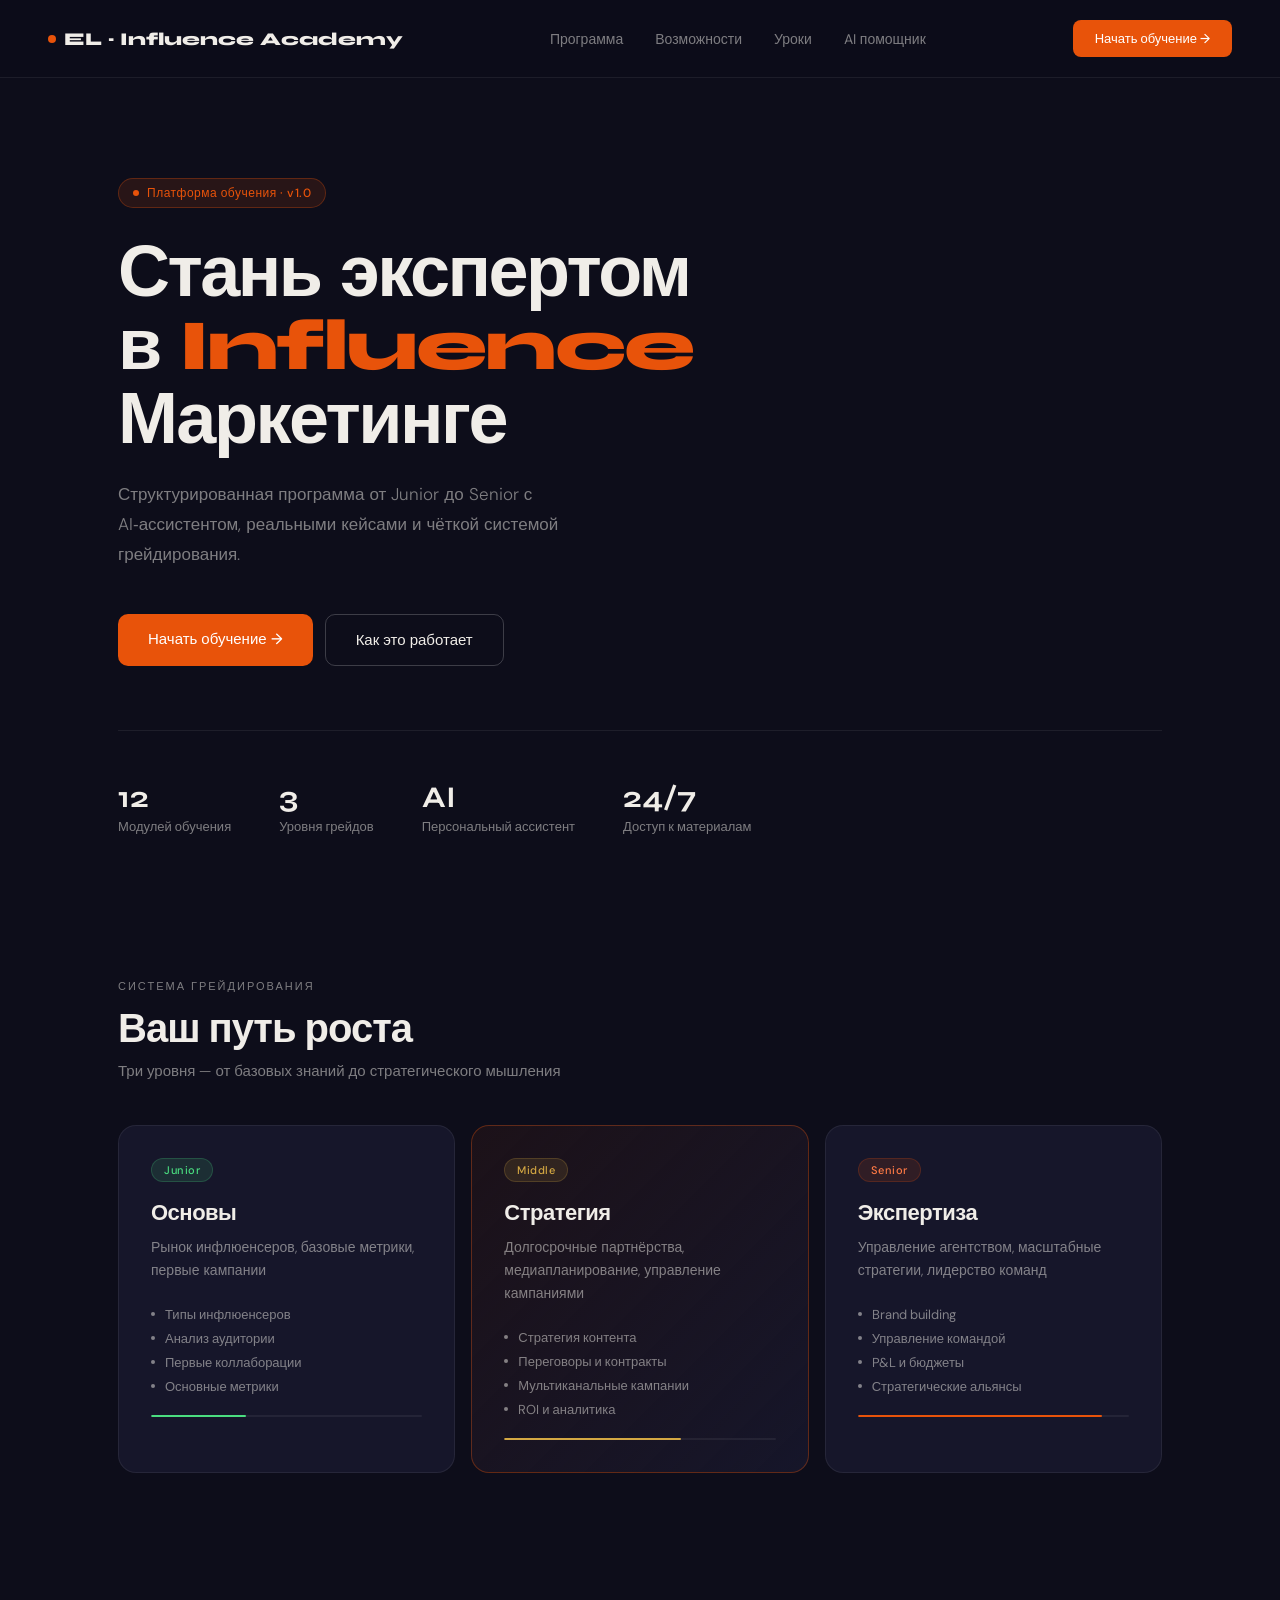
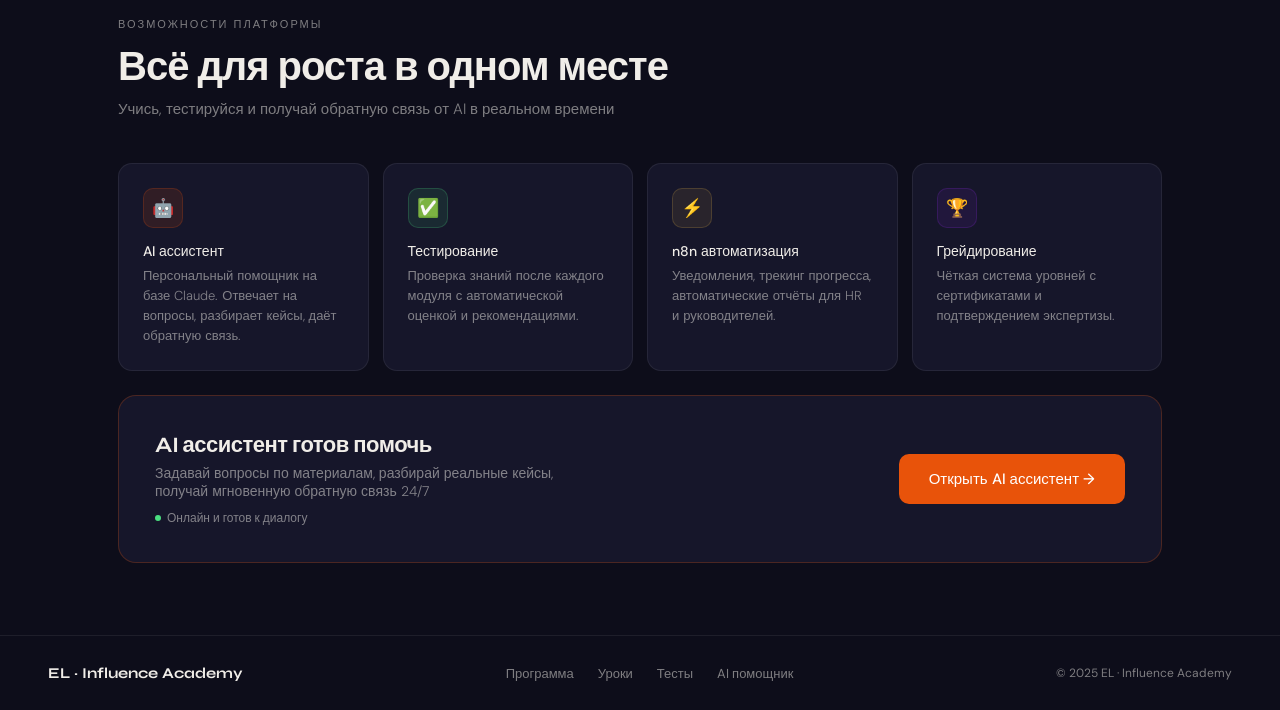
<file: index.html>
<!DOCTYPE html>
<html lang="ru">
<head>
  <meta charset="UTF-8" />
  <meta name="viewport" content="width=device-width, initial-scale=1.0" />
  <title>EL · Influence Academy — Обучение Influence Маркетингу</title>
  <link rel="preconnect" href="https://fonts.googleapis.com" />
  <link href="https://fonts.googleapis.com/css2?family=Syne:wght@400;500;700;800&family=DM+Sans:wght@300;400;500&display=swap" rel="stylesheet" />
  <style>
    *, *::before, *::after { box-sizing: border-box; margin: 0; padding: 0; }
    :root {
      --accent: #E8530A; --gold: #D4A843; --green: #4ade80;
      --bg: #0D0D1A; --surface: #16162A; --surface2: #1E1E35;
      --border: rgba(255,255,255,0.07); --text: #F0EDE8; --muted: rgba(240,237,232,0.5);
    }
    html { scroll-behavior: smooth; }
    body { background: var(--bg); color: var(--text); font-family: 'DM Sans', sans-serif; min-height: 100vh; overflow-x: hidden; }

    nav {
      display: flex; align-items: center; justify-content: space-between;
      padding: 20px 48px; border-bottom: 0.5px solid var(--border);
      position: sticky; top: 0; background: rgba(13,13,26,0.93);
      backdrop-filter: blur(16px); z-index: 100;
    }
    .logo { font-family: 'Syne', sans-serif; font-weight: 800; font-size: 18px; display: flex; align-items: center; gap: 8px; text-decoration: none; color: var(--text); }
    .logo-dot { width: 8px; height: 8px; background: var(--accent); border-radius: 50%; animation: pulse 2s infinite; }
    .nav-links { display: flex; gap: 32px; align-items: center; }
    .nav-links a { color: var(--muted); text-decoration: none; font-size: 14px; transition: color 0.2s; }
    .nav-links a:hover { color: var(--text); }
    .nav-btn { background: var(--accent); color: #fff; border: none; padding: 10px 22px; border-radius: 8px; font-size: 13px; font-weight: 500; cursor: pointer; font-family: 'DM Sans', sans-serif; text-decoration: none; transition: opacity 0.2s; }
    .nav-btn:hover { opacity: 0.85; }

    @keyframes pulse { 0%,100%{opacity:1} 50%{opacity:0.4} }
    @keyframes fadeUp { from{opacity:0;transform:translateY(24px)} to{opacity:1;transform:translateY(0)} }

    .hero { padding: 100px 48px 72px; max-width: 1140px; margin: 0 auto; animation: fadeUp 0.7s ease both; }
    .hero-tag { display: inline-flex; align-items: center; gap: 8px; background: rgba(232,83,10,0.12); border: 0.5px solid rgba(232,83,10,0.3); border-radius: 100px; padding: 6px 14px; font-size: 12px; color: var(--accent); font-weight: 500; margin-bottom: 28px; letter-spacing: 0.5px; }
    .hero-tag-dot { width: 6px; height: 6px; background: var(--accent); border-radius: 50%; animation: pulse 2s infinite; }
    h1 { font-family: 'Syne', sans-serif; font-size: clamp(40px, 6vw, 72px); font-weight: 800; line-height: 1.02; letter-spacing: -2.5px; max-width: 760px; margin-bottom: 24px; }
    h1 span { color: var(--accent); }
    .hero-sub { font-size: 17px; color: var(--muted); max-width: 500px; line-height: 1.75; margin-bottom: 44px; font-weight: 300; }
    .hero-actions { display: flex; gap: 12px; flex-wrap: wrap; }
    .btn-primary { background: var(--accent); color: #fff; border: none; padding: 15px 30px; border-radius: 10px; font-size: 15px; font-weight: 500; cursor: pointer; font-family: 'DM Sans', sans-serif; text-decoration: none; display: inline-block; transition: all 0.2s; }
    .btn-primary:hover { background: #d14800; transform: translateY(-2px); }
    .btn-secondary { background: transparent; color: var(--text); border: 0.5px solid rgba(255,255,255,0.2); padding: 15px 30px; border-radius: 10px; font-size: 15px; cursor: pointer; font-family: 'DM Sans', sans-serif; text-decoration: none; display: inline-block; transition: all 0.2s; }
    .btn-secondary:hover { border-color: rgba(255,255,255,0.4); background: rgba(255,255,255,0.04); }

    .stats { display: flex; gap: 48px; margin-top: 64px; padding-top: 48px; border-top: 0.5px solid var(--border); flex-wrap: wrap; }
    .stat-num { font-family: 'Syne', sans-serif; font-size: 30px; font-weight: 700; }
    .stat-label { font-size: 13px; color: var(--muted); margin-top: 3px; }

    .section { padding: 72px 48px; max-width: 1140px; margin: 0 auto; }
    .section-label { font-size: 11px; letter-spacing: 2px; color: var(--muted); text-transform: uppercase; margin-bottom: 12px; font-weight: 500; }
    .section-title { font-family: 'Syne', sans-serif; font-size: clamp(26px, 3.5vw, 40px); font-weight: 700; letter-spacing: -1px; margin-bottom: 8px; }
    .section-sub { color: var(--muted); font-size: 15px; font-weight: 300; margin-bottom: 44px; }

    .grades-grid { display: grid; grid-template-columns: repeat(auto-fit, minmax(300px, 1fr)); gap: 16px; }
    .grade-card { background: var(--surface); border: 0.5px solid var(--border); border-radius: 18px; padding: 32px; position: relative; overflow: hidden; text-decoration: none; color: inherit; display: block; transition: all 0.25s; }
    .grade-card:hover { border-color: rgba(255,255,255,0.15); background: var(--surface2); transform: translateY(-3px); }
    .grade-card.featured { border-color: rgba(232,83,10,0.35); background: linear-gradient(135deg,rgba(232,83,10,0.07),var(--surface)); }
    .grade-badge { display: inline-block; padding: 4px 12px; border-radius: 100px; font-size: 11px; font-weight: 500; letter-spacing: 0.5px; margin-bottom: 18px; }
    .badge-junior { background: rgba(74,222,128,0.12); color: var(--green); border: 0.5px solid rgba(74,222,128,0.2); }
    .badge-middle { background: rgba(212,168,67,0.12); color: var(--gold); border: 0.5px solid rgba(212,168,67,0.2); }
    .badge-senior { background: rgba(232,83,10,0.12); color: #ff7a45; border: 0.5px solid rgba(232,83,10,0.2); }
    .grade-title { font-family: 'Syne', sans-serif; font-size: 22px; font-weight: 700; margin-bottom: 10px; letter-spacing: -0.5px; }
    .grade-desc { font-size: 14px; color: var(--muted); line-height: 1.65; font-weight: 300; margin-bottom: 24px; }
    .grade-modules { display: flex; flex-direction: column; gap: 7px; }
    .module-item { display: flex; align-items: center; gap: 10px; font-size: 13px; color: var(--muted); }
    .module-dot { width: 4px; height: 4px; border-radius: 50%; background: var(--muted); flex-shrink: 0; }
    .grade-arrow { position: absolute; top: 28px; right: 28px; color: var(--muted); font-size: 18px; opacity: 0; transition: all 0.2s; }
    .grade-card:hover .grade-arrow { opacity: 1; transform: translateX(3px); }
    .progress-bar { height: 2px; background: rgba(255,255,255,0.06); border-radius: 1px; margin-top: 20px; overflow: hidden; }
    .progress-fill { height: 100%; border-radius: 1px; }
    .pf-junior { width: 35%; background: var(--green); }
    .pf-middle { width: 65%; background: var(--gold); }
    .pf-senior { width: 90%; background: var(--accent); }

    .features-grid { display: grid; grid-template-columns: repeat(auto-fit, minmax(220px, 1fr)); gap: 14px; }
    .feature-card { background: var(--surface); border: 0.5px solid var(--border); border-radius: 14px; padding: 24px; transition: border-color 0.2s; }
    .feature-card:hover { border-color: rgba(255,255,255,0.14); }
    .feature-icon { width: 40px; height: 40px; border-radius: 10px; display: flex; align-items: center; justify-content: center; font-size: 18px; margin-bottom: 14px; }
    .fi-ai { background: rgba(232,83,10,0.12); border: 0.5px solid rgba(232,83,10,0.2); }
    .fi-test { background: rgba(74,222,128,0.1); border: 0.5px solid rgba(74,222,128,0.2); }
    .fi-n8n { background: rgba(212,168,67,0.1); border: 0.5px solid rgba(212,168,67,0.2); }
    .fi-grade { background: rgba(138,43,226,0.1); border: 0.5px solid rgba(138,43,226,0.2); }
    .feature-title { font-size: 14px; font-weight: 500; margin-bottom: 6px; }
    .feature-desc { font-size: 13px; color: var(--muted); line-height: 1.55; font-weight: 300; }

    .ai-banner { background: var(--surface); border: 0.5px solid rgba(232,83,10,0.25); border-radius: 18px; padding: 36px; display: flex; align-items: center; justify-content: space-between; gap: 24px; flex-wrap: wrap; margin-top: 24px; }
    .ai-banner h3 { font-family: 'Syne', sans-serif; font-size: 22px; font-weight: 700; margin-bottom: 6px; letter-spacing: -0.5px; }
    .ai-banner p { font-size: 14px; color: var(--muted); font-weight: 300; }
    .ai-indicator { display: flex; align-items: center; gap: 6px; font-size: 12px; color: var(--muted); margin-top: 10px; }
    .ai-dot { width: 6px; height: 6px; background: var(--green); border-radius: 50%; animation: pulse 2s infinite; }

    footer { border-top: 0.5px solid var(--border); padding: 28px 48px; display: flex; align-items: center; justify-content: space-between; flex-wrap: wrap; gap: 12px; }
    .footer-logo { font-family: 'Syne', sans-serif; font-weight: 700; font-size: 15px; }
    .footer-links { display: flex; gap: 24px; }
    .footer-links a { font-size: 13px; color: var(--muted); text-decoration: none; transition: color 0.2s; }
    .footer-links a:hover { color: var(--text); }
    .footer-text { font-size: 12px; color: var(--muted); }

    @media (max-width: 768px) {
      nav { padding: 16px 20px; }
      .nav-links { display: none; }
      .hero { padding: 60px 20px 48px; }
      .section { padding: 48px 20px; }
      .stats { gap: 28px; }
      footer { padding: 24px 20px; flex-direction: column; align-items: flex-start; }
    }
  </style>
</head>
<body>

<nav>
  <a href="index.html" class="logo"><span class="logo-dot"></span> EL · Influence Academy</a>
  <div class="nav-links">
    <a href="#grades">Программа</a>
    <a href="#features">Возможности</a>
    <a href="lessons.html">Уроки</a>
    <a href="ai-assistant.html">AI помощник</a>
  </div>
  <a href="lessons.html" class="nav-btn">Начать обучение →</a>
</nav>

<section class="hero">
  <div class="hero-tag"><span class="hero-tag-dot"></span> Платформа обучения · v1.0</div>
  <h1>Стань экспертом<br>в <span>Influence</span><br>Маркетинге</h1>
  <p class="hero-sub">Структурированная программа от Junior до Senior с AI‑ассистентом, реальными кейсами и чёткой системой грейдирования.</p>
  <div class="hero-actions">
    <a href="lessons.html" class="btn-primary">Начать обучение →</a>
    <a href="#features" class="btn-secondary">Как это работает</a>
  </div>
  <div class="stats">
    <div><div class="stat-num">12</div><div class="stat-label">Модулей обучения</div></div>
    <div><div class="stat-num">3</div><div class="stat-label">Уровня грейдов</div></div>
    <div><div class="stat-num">AI</div><div class="stat-label">Персональный ассистент</div></div>
    <div><div class="stat-num">24/7</div><div class="stat-label">Доступ к материалам</div></div>
  </div>
</section>

<section class="section" id="grades">
  <div class="section-label">Система грейдирования</div>
  <div class="section-title">Ваш путь роста</div>
  <p class="section-sub">Три уровня — от базовых знаний до стратегического мышления</p>
  <div class="grades-grid">
    <a href="lessons.html?grade=junior" class="grade-card">
      <span class="grade-arrow">→</span>
      <div class="grade-badge badge-junior">Junior</div>
      <div class="grade-title">Основы</div>
      <p class="grade-desc">Рынок инфлюенсеров, базовые метрики, первые кампании</p>
      <div class="grade-modules">
        <div class="module-item"><span class="module-dot"></span>Типы инфлюенсеров</div>
        <div class="module-item"><span class="module-dot"></span>Анализ аудитории</div>
        <div class="module-item"><span class="module-dot"></span>Первые коллаборации</div>
        <div class="module-item"><span class="module-dot"></span>Основные метрики</div>
      </div>
      <div class="progress-bar"><div class="progress-fill pf-junior"></div></div>
    </a>
    <a href="lessons.html?grade=middle" class="grade-card featured">
      <span class="grade-arrow">→</span>
      <div class="grade-badge badge-middle">Middle</div>
      <div class="grade-title">Стратегия</div>
      <p class="grade-desc">Долгосрочные партнёрства, медиапланирование, управление кампаниями</p>
      <div class="grade-modules">
        <div class="module-item"><span class="module-dot"></span>Стратегия контента</div>
        <div class="module-item"><span class="module-dot"></span>Переговоры и контракты</div>
        <div class="module-item"><span class="module-dot"></span>Мультиканальные кампании</div>
        <div class="module-item"><span class="module-dot"></span>ROI и аналитика</div>
      </div>
      <div class="progress-bar"><div class="progress-fill pf-middle"></div></div>
    </a>
    <a href="lessons.html?grade=senior" class="grade-card">
      <span class="grade-arrow">→</span>
      <div class="grade-badge badge-senior">Senior</div>
      <div class="grade-title">Экспертиза</div>
      <p class="grade-desc">Управление агентством, масштабные стратегии, лидерство команд</p>
      <div class="grade-modules">
        <div class="module-item"><span class="module-dot"></span>Brand building</div>
        <div class="module-item"><span class="module-dot"></span>Управление командой</div>
        <div class="module-item"><span class="module-dot"></span>P&amp;L и бюджеты</div>
        <div class="module-item"><span class="module-dot"></span>Стратегические альянсы</div>
      </div>
      <div class="progress-bar"><div class="progress-fill pf-senior"></div></div>
    </a>
  </div>
</section>

<section class="section" id="features">
  <div class="section-label">Возможности платформы</div>
  <div class="section-title">Всё для роста в одном месте</div>
  <p class="section-sub">Учись, тестируйся и получай обратную связь от AI в реальном времени</p>
  <div class="features-grid">
    <div class="feature-card">
      <div class="feature-icon fi-ai">🤖</div>
      <div class="feature-title">AI ассистент</div>
      <p class="feature-desc">Персональный помощник на базе Claude. Отвечает на вопросы, разбирает кейсы, даёт обратную связь.</p>
    </div>
    <div class="feature-card">
      <div class="feature-icon fi-test">✅</div>
      <div class="feature-title">Тестирование</div>
      <p class="feature-desc">Проверка знаний после каждого модуля с автоматической оценкой и рекомендациями.</p>
    </div>
    <div class="feature-card">
      <div class="feature-icon fi-n8n">⚡</div>
      <div class="feature-title">n8n автоматизация</div>
      <p class="feature-desc">Уведомления, трекинг прогресса, автоматические отчёты для HR и руководителей.</p>
    </div>
    <div class="feature-card">
      <div class="feature-icon fi-grade">🏆</div>
      <div class="feature-title">Грейдирование</div>
      <p class="feature-desc">Чёткая система уровней с сертификатами и подтверждением экспертизы.</p>
    </div>
  </div>
  <div class="ai-banner">
    <div>
      <h3>AI ассистент готов помочь</h3>
      <p>Задавай вопросы по материалам, разбирай реальные кейсы,<br>получай мгновенную обратную связь 24/7</p>
      <div class="ai-indicator"><span class="ai-dot"></span> Онлайн и готов к диалогу</div>
    </div>
    <a href="ai-assistant.html" class="btn-primary">Открыть AI ассистент →</a>
  </div>
</section>

<footer>
  <div class="footer-logo">EL · Influence Academy</div>
  <div class="footer-links">
    <a href="#grades">Программа</a>
    <a href="lessons.html">Уроки</a>
    <a href="test.html">Тесты</a>
    <a href="ai-assistant.html">AI помощник</a>
  </div>
  <div class="footer-text">© 2025 EL · Influence Academy</div>
</footer>

</body>
</html>
</file>
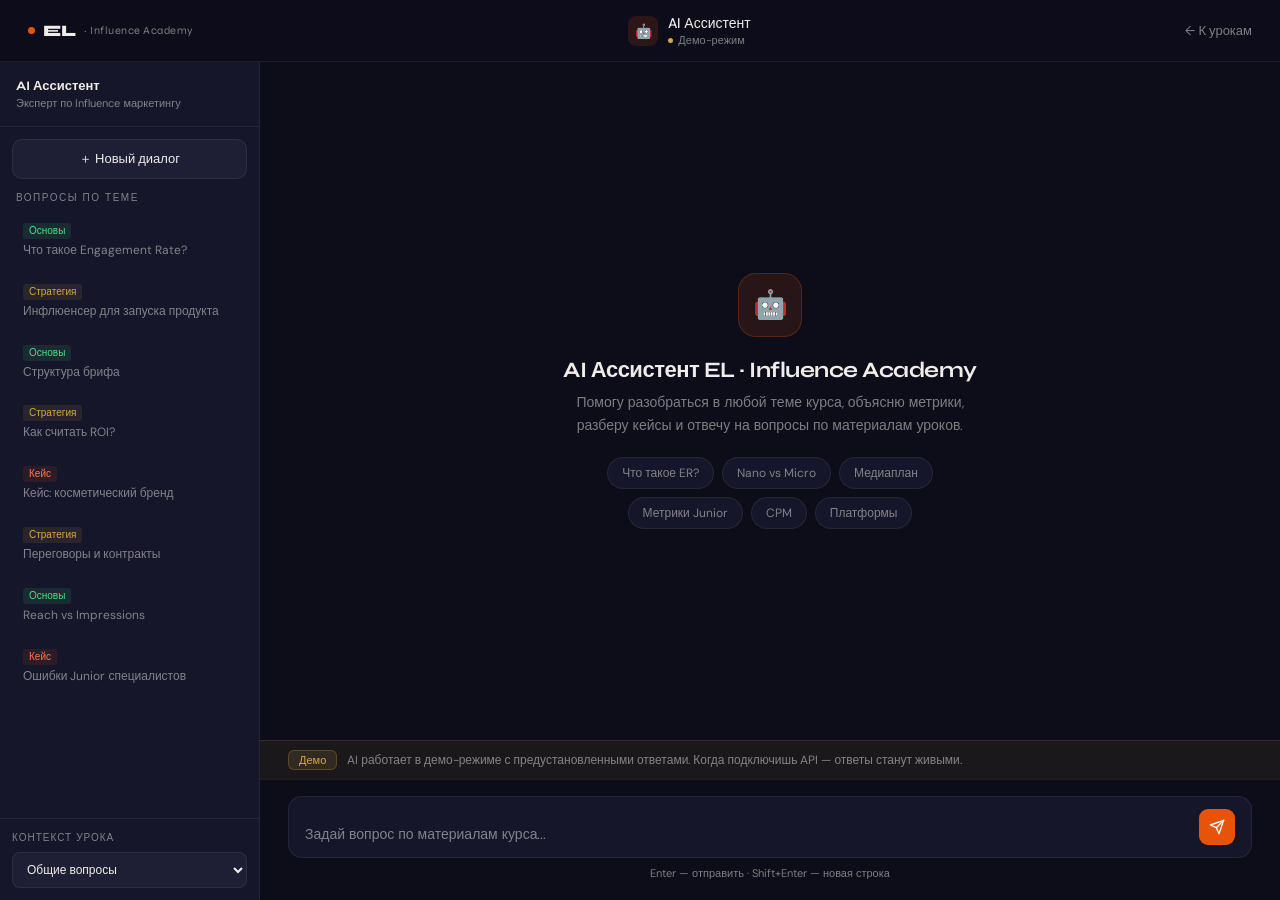
<file: ai-assistant.html>
<!DOCTYPE html>
<html lang="ru">
<head>
  <meta charset="UTF-8" />
  <meta name="viewport" content="width=device-width, initial-scale=1.0" />
  <title>AI Ассистент — EL · Influence Academy</title>
  <link rel="preconnect" href="https://fonts.googleapis.com" />
  <link href="https://fonts.googleapis.com/css2?family=Syne:wght@400;500;700;800&family=DM+Sans:wght@300;400;500&display=swap" rel="stylesheet" />
  <style>
    *, *::before, *::after { box-sizing: border-box; margin: 0; padding: 0; }
    :root {
      --accent: #E8530A; --gold: #D4A843; --green: #4ade80;
      --bg: #0D0D1A; --surface: #16162A; --surface2: #1E1E35;
      --border: rgba(255,255,255,0.07); --text: #F0EDE8; --muted: rgba(240,237,232,0.5);
    }
    body { background: var(--bg); color: var(--text); font-family: 'DM Sans', sans-serif; height: 100vh; display: flex; flex-direction: column; overflow: hidden; }
    @keyframes pulse  { 0%,100%{opacity:1} 50%{opacity:0.4} }
    @keyframes fadeUp { from{opacity:0;transform:translateY(8px)} to{opacity:1;transform:translateY(0)} }
    @keyframes blink  { 0%,100%{opacity:1} 50%{opacity:0} }

    nav { display: flex; align-items: center; justify-content: space-between; padding: 14px 28px; border-bottom: 0.5px solid var(--border); background: rgba(13,13,26,0.97); flex-shrink: 0; z-index: 10; }
    .logo { font-family: 'Syne', sans-serif; font-weight: 800; font-size: 16px; display: flex; align-items: center; gap: 8px; text-decoration: none; color: var(--text); }
    .logo-dot { width: 7px; height: 7px; background: var(--accent); border-radius: 50%; animation: pulse 2s infinite; }
    .logo-sub { font-size: 11px; color: var(--muted); font-weight: 400; letter-spacing: 0.5px; }
    .nav-center { display: flex; align-items: center; gap: 10px; }
    .ai-av { width: 30px; height: 30px; background: rgba(232,83,10,0.15); border-radius: 8px; display: flex; align-items: center; justify-content: center; font-size: 14px; }
    .ai-name { font-size: 14px; font-weight: 500; }
    .ai-status { display: flex; align-items: center; gap: 5px; font-size: 11px; color: var(--muted); margin-top: 1px; }
    .ai-dot { width: 5px; height: 5px; background: var(--gold); border-radius: 50%; animation: pulse 2s infinite; }
    .back-link { color: var(--muted); text-decoration: none; font-size: 13px; transition: color 0.2s; }
    .back-link:hover { color: var(--text); }

    .chat-layout { display: flex; flex: 1; overflow: hidden; }

    /* SIDEBAR */
    .sidebar { width: 260px; border-right: 0.5px solid var(--border); background: var(--surface); display: flex; flex-direction: column; flex-shrink: 0; }
    .sb-head { padding: 16px; border-bottom: 0.5px solid var(--border); }
    .sb-head h4 { font-family: 'Syne', sans-serif; font-size: 13px; font-weight: 700; margin-bottom: 2px; }
    .sb-head p { font-size: 11px; color: var(--muted); }
    .new-btn { display: flex; align-items: center; justify-content: center; gap: 8px; margin: 12px 12px 0; padding: 10px; background: var(--surface2); border: 0.5px solid var(--border); border-radius: 10px; cursor: pointer; font-size: 13px; font-weight: 500; color: var(--text); transition: all 0.2s; font-family: 'DM Sans', sans-serif; }
    .new-btn:hover { border-color: rgba(255,255,255,0.15); }
    .sq-scroll { padding: 12px; overflow-y: auto; flex: 1; }
    .sq-lbl { font-size: 10px; letter-spacing: 1.5px; color: var(--muted); text-transform: uppercase; font-weight: 500; margin-bottom: 8px; padding: 0 4px; }
    .sq { padding: 9px 10px; border-radius: 8px; font-size: 12px; color: var(--muted); cursor: pointer; transition: all 0.15s; margin-bottom: 4px; line-height: 1.4; border: 0.5px solid transparent; }
    .sq:hover { background: var(--surface2); color: var(--text); border-color: var(--border); }
    .sq-tag { display: inline-block; padding: 1px 6px; border-radius: 3px; font-size: 10px; font-weight: 500; margin-bottom: 3px; }
    .t-base  { background: rgba(74,222,128,0.1); color: var(--green); }
    .t-strat { background: rgba(212,168,67,0.1); color: var(--gold); }
    .t-case  { background: rgba(232,83,10,0.1);  color: #ff7a45; }
    .ctx-sec { padding: 12px; border-top: 0.5px solid var(--border); }
    .ctx-lbl { font-size: 10px; letter-spacing: 1px; color: var(--muted); text-transform: uppercase; font-weight: 500; margin-bottom: 8px; }
    .ctx-sel { width: 100%; background: var(--surface2); border: 0.5px solid var(--border); color: var(--text); padding: 8px 10px; border-radius: 8px; font-size: 12px; font-family: 'DM Sans', sans-serif; outline: none; cursor: pointer; }

    /* CHAT */
    .chat-main { flex: 1; display: flex; flex-direction: column; overflow: hidden; }
    .messages { flex: 1; overflow-y: auto; padding: 24px 28px; display: flex; flex-direction: column; gap: 20px; }
    .messages::-webkit-scrollbar { width: 4px; }
    .messages::-webkit-scrollbar-thumb { background: rgba(255,255,255,0.1); border-radius: 2px; }

    /* WELCOME */
    .welcome { text-align: center; padding: 40px 20px; max-width: 480px; margin: auto; }
    .wl-icon { width: 64px; height: 64px; background: rgba(232,83,10,0.12); border: 0.5px solid rgba(232,83,10,0.25); border-radius: 18px; display: flex; align-items: center; justify-content: center; font-size: 28px; margin: 0 auto 20px; }
    .welcome h2 { font-family: 'Syne', sans-serif; font-size: 22px; font-weight: 700; margin-bottom: 8px; letter-spacing: -0.5px; }
    .welcome p { font-size: 14px; color: var(--muted); line-height: 1.65; font-weight: 300; }
    .chips { display: flex; flex-wrap: wrap; gap: 8px; justify-content: center; margin-top: 20px; }
    .chip { background: var(--surface); border: 0.5px solid var(--border); padding: 7px 14px; border-radius: 100px; font-size: 12px; color: var(--muted); cursor: pointer; transition: all 0.2s; }
    .chip:hover { border-color: rgba(255,255,255,0.2); color: var(--text); }

    /* MESSAGES */
    .msg { display: flex; gap: 12px; animation: fadeUp 0.25s ease; }
    .msg.user { flex-direction: row-reverse; }
    .m-av { width: 32px; height: 32px; border-radius: 9px; display: flex; align-items: center; justify-content: center; font-size: 14px; flex-shrink: 0; }
    .av-ai   { background: rgba(232,83,10,0.15); }
    .av-user { background: rgba(255,255,255,0.08); font-size: 12px; font-weight: 600; }
    .m-bbl { max-width: 75%; }
    .msg.user .m-bbl { display: flex; flex-direction: column; align-items: flex-end; }
    .bbl { padding: 12px 16px; border-radius: 14px; font-size: 14px; line-height: 1.65; }
    .bbl-ai   { background: var(--surface); border: 0.5px solid var(--border); border-top-left-radius: 4px; }
    .bbl-user { background: rgba(232,83,10,0.15); border: 0.5px solid rgba(232,83,10,0.2); border-top-right-radius: 4px; }
    .bbl p { margin-bottom: 8px; }
    .bbl p:last-child { margin-bottom: 0; }
    .bbl strong { font-weight: 500; }
    .bbl ul { padding-left: 18px; margin: 6px 0; }
    .bbl li { margin-bottom: 4px; }
    .m-time { font-size: 11px; color: var(--muted); margin-top: 4px; padding: 0 4px; }

    .typing { display: flex; gap: 4px; align-items: center; padding: 14px 16px; }
    .t-dot { width: 6px; height: 6px; background: var(--muted); border-radius: 50%; animation: blink 1.2s infinite; }
    .t-dot:nth-child(2) { animation-delay: 0.2s; }
    .t-dot:nth-child(3) { animation-delay: 0.4s; }

    /* DEMO BANNER */
    .demo-bar { background: rgba(212,168,67,0.07); border-top: 0.5px solid rgba(212,168,67,0.15); padding: 9px 28px; display: flex; align-items: center; gap: 10px; font-size: 12px; color: var(--muted); flex-shrink: 0; }
    .demo-badge { background: rgba(212,168,67,0.12); border: 0.5px solid rgba(212,168,67,0.25); color: var(--gold); padding: 2px 10px; border-radius: 6px; font-size: 11px; font-weight: 500; white-space: nowrap; }

    /* INPUT */
    .input-area { border-top: 0.5px solid var(--border); padding: 16px 28px 20px; background: var(--bg); flex-shrink: 0; }
    .input-box { background: var(--surface); border: 0.5px solid var(--border); border-radius: 14px; padding: 12px 16px; display: flex; align-items: flex-end; gap: 12px; transition: border-color 0.2s; }
    .input-box:focus-within { border-color: rgba(255,255,255,0.15); }
    .msg-input { flex: 1; background: transparent; border: none; outline: none; color: var(--text); font-size: 14px; font-family: 'DM Sans', sans-serif; resize: none; max-height: 120px; line-height: 1.5; }
    .msg-input::placeholder { color: var(--muted); }
    .send-btn { width: 36px; height: 36px; background: var(--accent); border: none; border-radius: 9px; cursor: pointer; display: flex; align-items: center; justify-content: center; flex-shrink: 0; transition: all 0.2s; }
    .send-btn:hover:not(:disabled) { background: #d14800; }
    .send-btn:disabled { opacity: 0.35; cursor: not-allowed; }
    .s-icon { width: 16px; height: 16px; fill: none; stroke: #fff; stroke-width: 2; stroke-linecap: round; stroke-linejoin: round; }
    .input-hint { font-size: 11px; color: var(--muted); text-align: center; margin-top: 8px; }

    @media (max-width: 768px) {
      .sidebar { display: none; }
      .messages { padding: 16px; }
      .input-area { padding: 12px 16px 16px; }
      .demo-bar { padding: 9px 16px; }
    }
  </style>
</head>
<body>

<nav>
  <a href="index.html" class="logo">
    <span class="logo-dot"></span> EL <span class="logo-sub">· Influence Academy</span>
  </a>
  <div class="nav-center">
    <div class="ai-av">🤖</div>
    <div>
      <div class="ai-name">AI Ассистент</div>
      <div class="ai-status"><span class="ai-dot"></span> Демо-режим</div>
    </div>
  </div>
  <a href="lessons.html" class="back-link">← К урокам</a>
</nav>

<div class="chat-layout">

  <aside class="sidebar">
    <div class="sb-head">
      <h4>AI Ассистент</h4>
      <p>Эксперт по Influence маркетингу</p>
    </div>
    <button class="new-btn" onclick="newChat()">＋ Новый диалог</button>
    <div class="sq-scroll">
      <div class="sq-lbl">Вопросы по теме</div>
      <div class="sq" onclick="ask('Что такое Engagement Rate и как его посчитать?')"><div class="sq-tag t-base">Основы</div><br>Что такое Engagement Rate?</div>
      <div class="sq" onclick="ask('Какой тип инфлюенсера выбрать для запуска продукта с бюджетом 100 000 рублей?')"><div class="sq-tag t-strat">Стратегия</div><br>Инфлюенсер для запуска продукта</div>
      <div class="sq" onclick="ask('Как написать правильный бриф для инфлюенсера?')"><div class="sq-tag t-base">Основы</div><br>Структура брифа</div>
      <div class="sq" onclick="ask('Как рассчитать ROI influence-кампании?')"><div class="sq-tag t-strat">Стратегия</div><br>Как считать ROI?</div>
      <div class="sq" onclick="ask('Разбери кейс: косметический бренд запустил кампанию с микро-инфлюенсерами')"><div class="sq-tag t-case">Кейс</div><br>Кейс: косметический бренд</div>
      <div class="sq" onclick="ask('Как вести переговоры с агентом инфлюенсера?')"><div class="sq-tag t-strat">Стратегия</div><br>Переговоры и контракты</div>
      <div class="sq" onclick="ask('В чём разница между Reach и Impressions?')"><div class="sq-tag t-base">Основы</div><br>Reach vs Impressions</div>
      <div class="sq" onclick="ask('Какие ошибки делают Junior специалисты?')"><div class="sq-tag t-case">Кейс</div><br>Ошибки Junior специалистов</div>
    </div>
    <div class="ctx-sec">
      <div class="ctx-lbl">Контекст урока</div>
      <select class="ctx-sel" id="ctxSel">
        <option value="general">Общие вопросы</option>
        <option value="j1">Junior: Рынок инфлюенсеров</option>
        <option value="j2">Junior: Типы инфлюенсеров</option>
        <option value="jm">Junior: Метрики</option>
        <option value="ms">Middle: Стратегия кампаний</option>
        <option value="mn">Middle: Переговоры</option>
        <option value="sl">Senior: Лидерство</option>
      </select>
    </div>
  </aside>

  <div class="chat-main">
    <div class="messages" id="msgs">
      <div class="welcome" id="wlc">
        <div class="wl-icon">🤖</div>
        <h2>AI Ассистент EL · Influence Academy</h2>
        <p>Помогу разобраться в любой теме курса, объясню метрики, разберу кейсы и отвечу на вопросы по материалам уроков.</p>
        <div class="chips">
          <span class="chip" onclick="ask('Объясни что такое ER простыми словами')">Что такое ER?</span>
          <span class="chip" onclick="ask('Чем отличается nano от micro инфлюенсера?')">Nano vs Micro</span>
          <span class="chip" onclick="ask('Как составить медиаплан для influence кампании?')">Медиаплан</span>
          <span class="chip" onclick="ask('Какие метрики важны для Junior?')">Метрики Junior</span>
          <span class="chip" onclick="ask('Как работает CPM?')">CPM</span>
          <span class="chip" onclick="ask('Лучшие платформы для работы с инфлюенсерами')">Платформы</span>
        </div>
      </div>
    </div>

    <div class="demo-bar">
      <span class="demo-badge">Демо</span>
      AI работает в демо-режиме с предустановленными ответами. Когда подключишь API — ответы станут живыми.
    </div>

    <div class="input-area">
      <div class="input-box">
        <textarea class="msg-input" id="inp" placeholder="Задай вопрос по материалам курса..." rows="1"
          onkeydown="onKey(event)" oninput="resize(this)"></textarea>
        <button class="send-btn" id="sendBtn" onclick="sendMsg()">
          <svg class="s-icon" viewBox="0 0 24 24">
            <line x1="22" y1="2" x2="11" y2="13"/><polygon points="22 2 15 22 11 13 2 9 22 2"/>
          </svg>
        </button>
      </div>
      <div class="input-hint">Enter — отправить · Shift+Enter — новая строка</div>
    </div>
  </div>
</div>

<script>
// ════════════════════════════════════════════════════════
// ДЕМО-РЕЖИМ: ответы из словаря
// Когда будешь подключать API — замени callAI() ниже
// ════════════════════════════════════════════════════════

const STUBS = {
  er: `**Engagement Rate (ER)** — коэффициент вовлечённости.\n\n**Формула:** ER = (Лайки + Комментарии) / Охват × 100%\n\n**Нормы по типам инфлюенсеров:**\n- Nano (1K–10K): 5–8% — отлично\n- Micro (10K–100K): 3–5%\n- Macro (100K–1M): 1–3%\n- Mega (1M+): 0.5–1.5%\n\nЧем выше ER — тем больше аудитория доверяет инфлюенсеру и тем ценнее его рекомендации для бренда.`,
  nano: `**Nano vs Micro инфлюенсеры:**\n\n**Nano (1K–10K подписчиков)**\n- ER 5–8% — самый высокий\n- Аудитория — реальные знакомые и преданные подписчики\n- Минимальная стоимость, часто бартер\n- Идеально для нишевых и локальных продуктов\n\n**Micro (10K–100K)**\n- ER 3–5%\n- Широкий охват при сохранении доверия\n- Оптимальный баланс цена/охват/качество\n- Подходит для большинства запусков\n\n**Вывод:** для первых тестов — Nano/Micro. ROI будет выше, чем у мега-звёзд.`,
  roi: `**Расчёт ROI influence-кампании:**\n\n**Формула:** ROI = (Доход − Затраты) / Затраты × 100%\n\n**Пример:**\n- Бюджет на инфлюенсера: 50 000 ₽\n- Продажи по промокоду: 120 000 ₽\n- ROI = (120 000 − 50 000) / 50 000 × 100 = **140%**\n\n**Что включать в затраты:** гонорар, производство, налоги, время менеджера.\n\n**Инструменты атрибуции:** UTM-метки, уникальные промокоды, пиксели.`,
  бриф: `**Структура брифа для инфлюенсера:**\n\n1. **О бренде** — ценности, tone of voice, позиционирование\n2. **Продукт** — что продвигаем, ключевые преимущества, УТП\n3. **Цель кампании** — охват / продажи / awareness\n4. **Целевая аудитория** — кто должен увидеть контент\n5. **Формат** — Reels, Stories, пост, YouTube-интеграция\n6. **Ключевые сообщения** — что обязательно сказать\n7. **Запреты** — что нельзя упоминать\n8. **Дедлайны** — черновик, согласование, публикация\n9. **Отчётность** — какие метрики предоставить\n\nГотовый бриф снижает число правок и защищает обе стороны.`,
  cpm: `**CPM (Cost Per Mille)** — стоимость 1000 показов.\n\n**Формула:** CPM = Бюджет / Показы × 1000\n\n**Пример:** 30 000 ₽ бюджет, 500 000 показов → CPM = **60 ₽**\n\n**Средние CPM в России (2024):**\n- Instagram Stories: 80–200 ₽\n- Instagram Reels: 150–400 ₽\n- YouTube интеграция: 300–800 ₽\n- Telegram: 200–600 ₽\n\nСравнивай CPM между инфлюенсерами — это объективный способ оценить эффективность.`,
  reach: `**Reach vs Impressions — в чём разница:**\n\n**Reach (Охват)** — количество *уникальных* пользователей, увидевших контент.\n\n**Impressions (Показы)** — *общее* количество показов, включая повторные просмотры одним пользователем.\n\n**Пример:** пост увидели 10 000 человек, каждый в среднем 2 раза\n- Reach = 10 000\n- Impressions = 20 000\n\n**Для Influence-маркетинга важнее Reach** — он показывает реальный охват уникальной аудитории.`,
  ошибки: `**Топ ошибок Junior специалистов в Influence-маркетинге:**\n\n1. **Оценка только по количеству подписчиков** — важнее ER и качество аудитории\n2. **Нет чёткого брифа** — инфлюенсер снимает «как понял»\n3. **Забывают про UTM-метки** — невозможно отследить результат\n4. **Один большой блогер вместо нескольких малых** — риск выше, ROI ниже\n5. **Не проверяют аудиторию на накрутку** — используй HypeAuditor или аналоги\n6. **Нет постаналитики** — без разбора кампании невозможно расти\n7. **Игнорируют Stories в пользу постов** — Stories дают выше конверсию`,
  платформы: `**Лучшие платформы для работы с инфлюенсерами (2024):**\n\n**Поиск и аналитика:**\n- HypeAuditor — проверка аудитории, ER, накруток\n- GetBlogger — биржа инфлюенсеров, Россия\n- Epicstars — широкая база, автоматизация\n\n**Управление кампаниями:**\n- Storyclash — аналитика Stories\n- Influencer.io — международные кампании\n\n**Каналы (по эффективности в RU):**\n- Telegram — высокая конверсия, доверие\n- Instagram Reels — широкий охват\n- YouTube — долгосрочный контент\n- VK Клипы — рост аудитории\n\nДля старта рекомендую GetBlogger + HypeAuditor.`,
  default: `Хороший вопрос! Это важная тема в Influence-маркетинге.\n\n**Ключевые принципы:**\n- Influence-маркетинг строится на доверии между инфлюенсером и аудиторией\n- Правильный выбор типа инфлюенсера важнее размера бюджета\n- Метрики (ER, CPM, ROI) — основа для принятия решений\n- Постаналитика каждой кампании — залог роста\n\nПодробнее по этой теме — в уроках курса EL · Influence Academy. Хочешь разобрать какой-то конкретный аспект?`
};

function getReply(text) {
  const t = text.toLowerCase();
  if (t.includes('er') || t.includes('engagement')) return STUBS.er;
  if (t.includes('nano') || t.includes('micro') || t.includes('отличи') || t.includes('отличи')) return STUBS.nano;
  if (t.includes('roi') || t.includes('окупа') || t.includes('рассчита')) return STUBS.roi;
  if (t.includes('бриф') || t.includes('brief')) return STUBS.бриф;
  if (t.includes('cpm') || t.includes('стоимость') && t.includes('показ')) return STUBS.cpm;
  if (t.includes('reach') || t.includes('impression') || t.includes('охват')) return STUBS.reach;
  if (t.includes('ошибк') || t.includes('junior')) return STUBS.ошибки;
  if (t.includes('платформ') || t.includes('сервис') || t.includes('инструмент')) return STUBS.платформы;
  return STUBS.default;
}

// ════════════════════════════════════════════════════════
// ПОДКЛЮЧЕНИЕ API — раскомментируй когда будешь готов:
//
// const API_KEY = 'sk-ant-...'; // ← вставь сюда свой ключ
//
// async function callAI(messages) {
//   const res = await fetch('https://api.anthropic.com/v1/messages', {
//     method: 'POST',
//     headers: {
//       'Content-Type': 'application/json',
//       'x-api-key': API_KEY,
//       'anthropic-version': '2023-06-01',
//       'anthropic-dangerous-direct-browser-access': 'true'
//     },
//     body: JSON.stringify({
//       model: 'claude-sonnet-4-20250514',
//       max_tokens: 1024,
//       system: `Ты AI ассистент EL · Influence Academy. Эксперт по Influence маркетингу.
//                Помогай сотрудникам учиться. Говори по-русски, чётко и структурированно.`,
//       messages
//     })
//   });
//   const data = await res.json();
//   if (!res.ok) throw new Error(data.error?.message);
//   return data.content[0].text;
// }
// ════════════════════════════════════════════════════════

// ДЕМО: симуляция ответа
async function callAI(messages) {
  await new Promise(r => setTimeout(r, 800 + Math.random() * 700));
  return getReply(messages[messages.length - 1].content);
}

// ─── STATE ───────────────────────────────────────────────
let history = [];
let loading = false;

function resize(el) { el.style.height = 'auto'; el.style.height = Math.min(el.scrollHeight, 120) + 'px'; }
function onKey(e) { if (e.key === 'Enter' && !e.shiftKey) { e.preventDefault(); sendMsg(); } }
function now() { return new Date().toLocaleTimeString('ru', { hour: '2-digit', minute: '2-digit' }); }

function hideWelcome() { const w = document.getElementById('wlc'); if (w) w.remove(); }

function addMsg(role, text) {
  hideWelcome();
  const c = document.getElementById('msgs');
  const isU = role === 'user';
  const d = document.createElement('div');
  d.className = `msg${isU ? ' user' : ''}`;
  d.innerHTML = `
    <div class="m-av ${isU ? 'av-user' : 'av-ai'}">${isU ? 'Вы' : '🤖'}</div>
    <div class="m-bbl">
      <div class="bbl ${isU ? 'bbl-user' : 'bbl-ai'}">${fmt(text)}</div>
      <div class="m-time">${now()}</div>
    </div>`;
  c.appendChild(d);
  c.scrollTop = c.scrollHeight;
}

function fmt(t) {
  return t
    .replace(/\*\*(.*?)\*\*/g, '<strong>$1</strong>')
    .replace(/`(.*?)`/g, '<code style="background:rgba(255,255,255,0.08);padding:1px 5px;border-radius:4px;font-size:12px;font-family:monospace">$1</code>')
    .replace(/^- (.*$)/gm, '<li>$1</li>')
    .replace(/(<li>.*<\/li>\n?)+/g, '<ul>$&</ul>')
    .split('\n\n').map(p => p.startsWith('<') ? p : `<p>${p}</p>`).join('');
}

function showTyping() {
  hideWelcome();
  const c = document.getElementById('msgs');
  const d = document.createElement('div');
  d.className = 'msg'; d.id = 'typ';
  d.innerHTML = `<div class="m-av av-ai">🤖</div><div class="m-bbl"><div class="bbl bbl-ai"><div class="typing"><div class="t-dot"></div><div class="t-dot"></div><div class="t-dot"></div></div></div></div>`;
  c.appendChild(d); c.scrollTop = c.scrollHeight;
}

function rmTyping() { const t = document.getElementById('typ'); if (t) t.remove(); }

async function sendMsg() {
  const inp = document.getElementById('inp');
  const text = inp.value.trim();
  if (!text || loading) return;
  inp.value = ''; inp.style.height = 'auto';
  loading = true;
  document.getElementById('sendBtn').disabled = true;
  addMsg('user', text);
  history.push({ role: 'user', content: text });
  showTyping();
  try {
    const reply = await callAI(history);
    history.push({ role: 'assistant', content: reply });
    rmTyping();
    addMsg('assistant', reply);
  } catch (e) {
    rmTyping();
    addMsg('assistant', `Ошибка: ${e.message}`);
  }
  if (history.length > 20) history = history.slice(-20);
  loading = false;
  document.getElementById('sendBtn').disabled = false;
}

function ask(q) { document.getElementById('inp').value = q; sendMsg(); }

function newChat() {
  history = [];
  document.getElementById('msgs').innerHTML = `<div class="welcome" id="wlc">
    <div class="wl-icon">🤖</div>
    <h2>AI Ассистент EL · Influence Academy</h2>
    <p>Помогу разобраться в любой теме курса, объясню метрики, разберу кейсы.</p>
    <div class="chips">
      <span class="chip" onclick="ask('Объясни что такое ER простыми словами')">Что такое ER?</span>
      <span class="chip" onclick="ask('Чем отличается nano от micro инфлюенсера?')">Nano vs Micro</span>
      <span class="chip" onclick="ask('Как считать ROI кампании?')">ROI</span>
      <span class="chip" onclick="ask('Как написать бриф?')">Бриф</span>
    </div>
  </div>`;
}
</script>
</body>
</html>
</file>
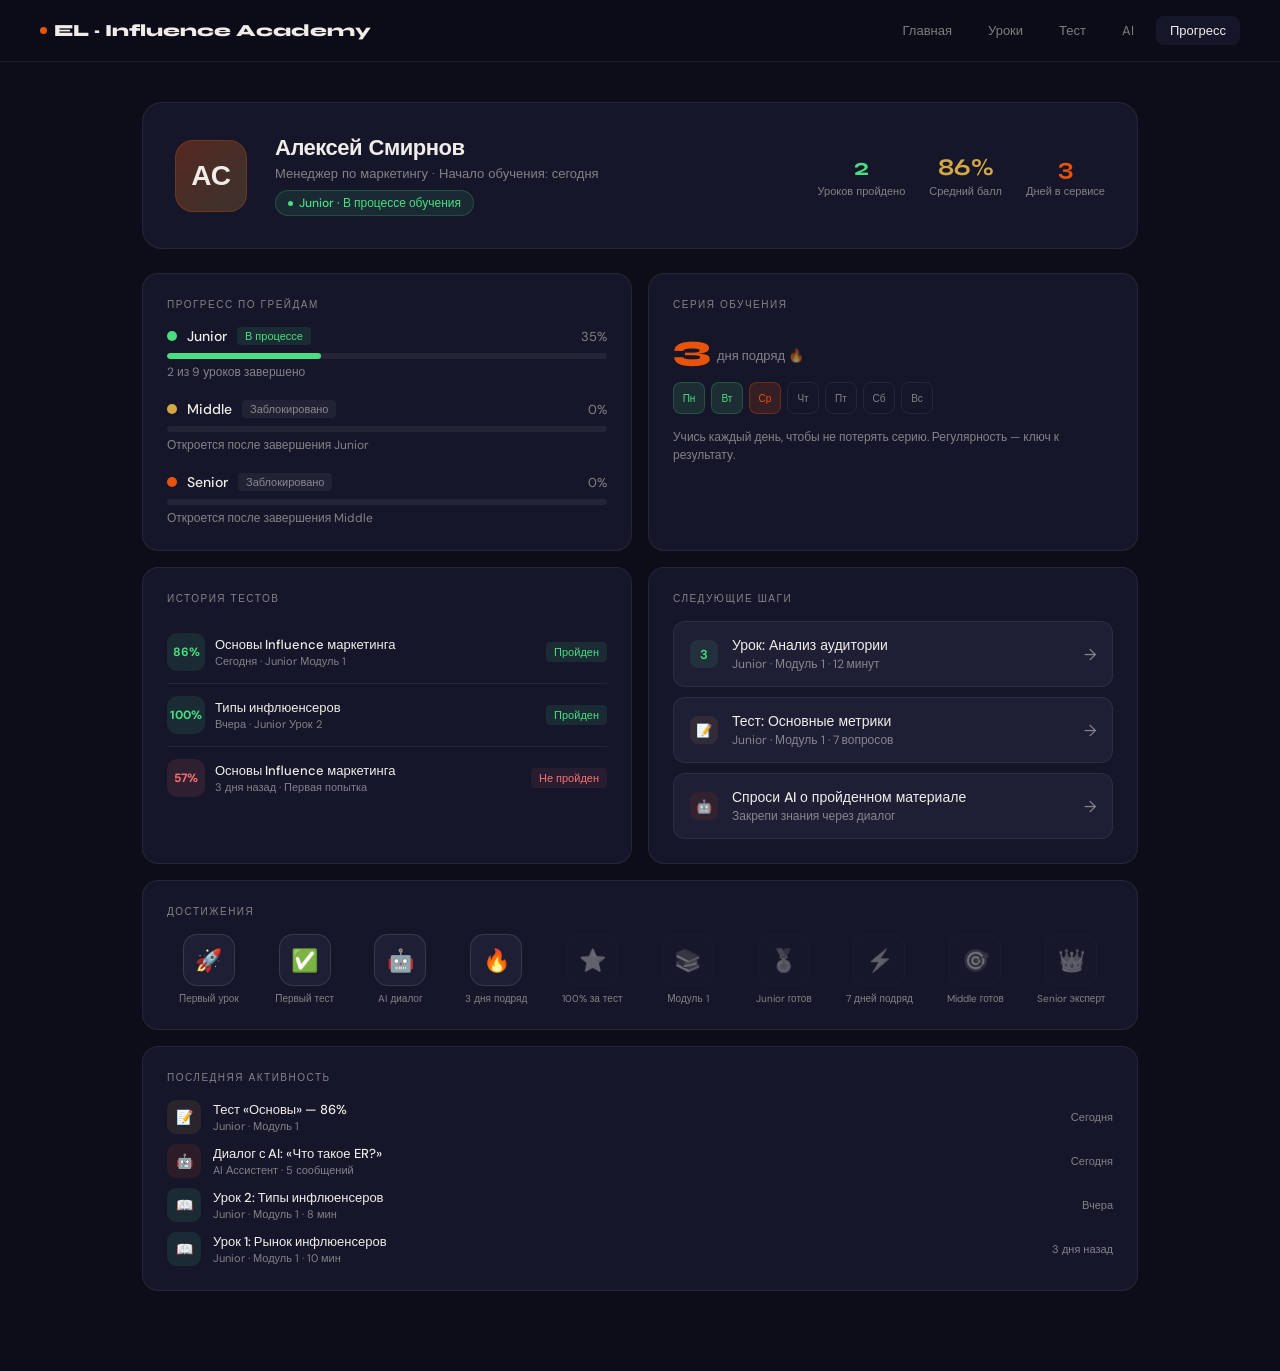
<file: profile.html>
<!DOCTYPE html>
<html lang="ru">
<head>
  <meta charset="UTF-8" />
  <meta name="viewport" content="width=device-width, initial-scale=1.0" />
  <title>Мой прогресс — EL · Influence Academy</title>
  <link rel="preconnect" href="https://fonts.googleapis.com" />
  <link href="https://fonts.googleapis.com/css2?family=Syne:wght@400;500;700;800&family=DM+Sans:wght@300;400;500&display=swap" rel="stylesheet" />
  <style>
    *, *::before, *::after { box-sizing: border-box; margin: 0; padding: 0; }
    :root {
      --accent: #E8530A; --gold: #D4A843; --green: #4ade80; --purple: #a78bfa;
      --bg: #0D0D1A; --surface: #16162A; --surface2: #1E1E35;
      --border: rgba(255,255,255,0.07); --text: #F0EDE8; --muted: rgba(240,237,232,0.5);
    }
    body { background: var(--bg); color: var(--text); font-family: 'DM Sans', sans-serif; min-height: 100vh; }
    @keyframes pulse { 0%,100%{opacity:1}50%{opacity:0.4} }
    @keyframes fadeUp { from{opacity:0;transform:translateY(16px)} to{opacity:1;transform:translateY(0)} }
    @keyframes fillBar { from{width:0} to{width:var(--target-width)} }

    nav { display: flex; align-items: center; justify-content: space-between; padding: 16px 40px; border-bottom: 0.5px solid var(--border); background: rgba(13,13,26,0.95); backdrop-filter: blur(12px); position: sticky; top: 0; z-index: 100; }
    .logo { font-family: 'Syne', sans-serif; font-weight: 800; font-size: 17px; display: flex; align-items: center; gap: 7px; text-decoration: none; color: var(--text); }
    .logo-dot { width: 7px; height: 7px; background: #E8530A; border-radius: 50%; animation: pulse 2s infinite; }
    .nav-links { display: flex; gap: 8px; }
    .nav-link { color: var(--muted); text-decoration: none; font-size: 13px; padding: 6px 14px; border-radius: 8px; transition: all 0.2s; }
    .nav-link:hover { color: var(--text); background: var(--surface); }
    .nav-link.active { color: var(--text); background: var(--surface); }

    .page { max-width: 1060px; margin: 0 auto; padding: 40px 32px 80px; }

    /* HERO CARD */
    .profile-hero { background: var(--surface); border: 0.5px solid var(--border); border-radius: 20px; padding: 32px; margin-bottom: 24px; display: flex; align-items: center; gap: 28px; flex-wrap: wrap; animation: fadeUp 0.5s ease; }
    .profile-avatar { width: 72px; height: 72px; background: linear-gradient(135deg, rgba(232,83,10,0.3), rgba(212,168,67,0.2)); border-radius: 18px; display: flex; align-items: center; justify-content: center; font-size: 28px; font-family: 'Syne', sans-serif; font-weight: 800; flex-shrink: 0; border: 1.5px solid rgba(232,83,10,0.25); }
    .profile-info h2 { font-family: 'Syne', sans-serif; font-size: 22px; font-weight: 800; letter-spacing: -0.5px; margin-bottom: 4px; }
    .profile-info p { font-size: 13px; color: var(--muted); font-weight: 300; }
    .grade-pill { display: inline-flex; align-items: center; gap: 6px; background: rgba(74,222,128,0.1); border: 0.5px solid rgba(74,222,128,0.2); border-radius: 100px; padding: 4px 12px; font-size: 12px; color: var(--green); font-weight: 500; margin-top: 8px; }
    .grade-pip { width: 5px; height: 5px; background: var(--green); border-radius: 50%; }
    .profile-stats { display: flex; gap: 24px; margin-left: auto; flex-wrap: wrap; }
    .ps-item { text-align: center; }
    .ps-num { font-family: 'Syne', sans-serif; font-size: 24px; font-weight: 700; }
    .ps-label { font-size: 11px; color: var(--muted); margin-top: 2px; }
    .ps-green { color: var(--green); }
    .ps-gold { color: var(--gold); }
    .ps-accent { color: var(--accent); }

    /* GRID */
    .grid-2 { display: grid; grid-template-columns: 1fr 1fr; gap: 16px; margin-bottom: 16px; }
    .grid-3 { display: grid; grid-template-columns: repeat(3, 1fr); gap: 16px; margin-bottom: 16px; }

    /* CARDS */
    .card { background: var(--surface); border: 0.5px solid var(--border); border-radius: 16px; padding: 24px; }
    .card-label { font-size: 10px; letter-spacing: 1.5px; color: var(--muted); text-transform: uppercase; font-weight: 500; margin-bottom: 16px; }
    .card-title { font-family: 'Syne', sans-serif; font-size: 17px; font-weight: 700; margin-bottom: 4px; letter-spacing: -0.3px; }

    /* GRADE PROGRESS */
    .grade-row { margin-bottom: 20px; }
    .grade-row:last-child { margin-bottom: 0; }
    .gr-top { display: flex; align-items: center; justify-content: space-between; margin-bottom: 8px; }
    .gr-left { display: flex; align-items: center; gap: 10px; }
    .gr-dot { width: 10px; height: 10px; border-radius: 50%; flex-shrink: 0; }
    .grd-junior { background: var(--green); }
    .grd-middle { background: var(--gold); }
    .grd-senior { background: var(--accent); }
    .gr-name { font-size: 14px; font-weight: 500; }
    .gr-status { font-size: 11px; padding: 2px 8px; border-radius: 4px; font-weight: 500; }
    .grs-active { background: rgba(74,222,128,0.1); color: var(--green); }
    .grs-locked { background: rgba(255,255,255,0.05); color: var(--muted); }
    .gr-pct { font-size: 13px; color: var(--muted); }
    .gr-bar { height: 6px; background: rgba(255,255,255,0.06); border-radius: 3px; overflow: hidden; }
    .gr-fill { height: 100%; border-radius: 3px; animation: fillBar 1s ease forwards; }
    .gf-junior { --target-width: 35%; background: var(--green); }
    .gf-middle { --target-width: 0%; background: var(--gold); }
    .gf-senior { --target-width: 0%; background: var(--accent); }
    .gr-lessons { font-size: 12px; color: var(--muted); margin-top: 5px; }

    /* ACTIVITY */
    .activity-list { display: flex; flex-direction: column; gap: 10px; }
    .activity-item { display: flex; align-items: center; gap: 12px; }
    .act-icon { width: 34px; height: 34px; border-radius: 9px; display: flex; align-items: center; justify-content: center; font-size: 14px; flex-shrink: 0; }
    .ai-lesson { background: rgba(74,222,128,0.1); }
    .ai-test { background: rgba(212,168,67,0.1); }
    .ai-chat { background: rgba(232,83,10,0.1); }
    .act-info { flex: 1; min-width: 0; }
    .act-title { font-size: 13px; font-weight: 500; }
    .act-sub { font-size: 11px; color: var(--muted); margin-top: 1px; }
    .act-time { font-size: 11px; color: var(--muted); flex-shrink: 0; }

    /* ACHIEVEMENTS */
    .ach-grid { display: grid; grid-template-columns: repeat(auto-fill, minmax(80px, 1fr)); gap: 12px; }
    .ach-item { text-align: center; }
    .ach-icon { width: 52px; height: 52px; border-radius: 14px; display: flex; align-items: center; justify-content: center; font-size: 22px; margin: 0 auto 6px; }
    .ach-unlocked { border: 1.5px solid rgba(255,255,255,0.12); background: var(--surface2); }
    .ach-locked { border: 1.5px solid rgba(255,255,255,0.04); background: rgba(255,255,255,0.02); opacity: 0.4; filter: grayscale(1); }
    .ach-name { font-size: 10px; color: var(--muted); line-height: 1.3; }

    /* TEST RESULTS */
    .test-result-row { display: flex; align-items: center; justify-content: space-between; padding: 12px 0; border-bottom: 0.5px solid var(--border); }
    .test-result-row:last-child { border-bottom: none; }
    .tr-left { display: flex; align-items: center; gap: 10px; }
    .tr-score { width: 38px; height: 38px; border-radius: 10px; display: flex; align-items: center; justify-content: center; font-size: 12px; font-weight: 700; flex-shrink: 0; }
    .trs-pass { background: rgba(74,222,128,0.1); color: var(--green); }
    .trs-fail { background: rgba(248,113,113,0.1); color: #f87171; }
    .tr-name { font-size: 13px; font-weight: 500; }
    .tr-date { font-size: 11px; color: var(--muted); margin-top: 1px; }
    .tr-badge { font-size: 11px; padding: 3px 8px; border-radius: 4px; font-weight: 500; }
    .trb-pass { background: rgba(74,222,128,0.1); color: var(--green); }
    .trb-fail { background: rgba(248,113,113,0.08); color: #f87171; }

    /* NEXT STEPS */
    .next-steps { display: flex; flex-direction: column; gap: 10px; }
    .ns-item { display: flex; align-items: center; gap: 14px; background: var(--surface2); border: 0.5px solid var(--border); border-radius: 12px; padding: 14px 16px; cursor: pointer; text-decoration: none; color: inherit; transition: all 0.2s; }
    .ns-item:hover { border-color: rgba(255,255,255,0.15); transform: translateX(3px); }
    .ns-num { width: 28px; height: 28px; border-radius: 8px; display: flex; align-items: center; justify-content: center; font-size: 13px; font-weight: 600; flex-shrink: 0; }
    .ns-info { flex: 1; }
    .ns-title { font-size: 14px; font-weight: 500; margin-bottom: 2px; }
    .ns-sub { font-size: 12px; color: var(--muted); }
    .ns-arrow { color: var(--muted); font-size: 16px; transition: transform 0.2s; }
    .ns-item:hover .ns-arrow { transform: translateX(4px); }

    /* STREAK */
    .streak-days { display: flex; gap: 6px; margin-top: 12px; flex-wrap: wrap; }
    .streak-day { width: 32px; height: 32px; border-radius: 8px; display: flex; align-items: center; justify-content: center; font-size: 10px; font-weight: 500; color: var(--muted); border: 0.5px solid var(--border); }
    .sd-done { background: rgba(74,222,128,0.12); border-color: rgba(74,222,128,0.2); color: var(--green); }
    .sd-today { background: rgba(232,83,10,0.15); border-color: rgba(232,83,10,0.3); color: var(--accent); }
    .streak-stat { display: flex; align-items: baseline; gap: 6px; margin-top: 12px; }
    .streak-num { font-family: 'Syne', sans-serif; font-size: 36px; font-weight: 800; color: var(--accent); }
    .streak-label { font-size: 13px; color: var(--muted); }

    @media (max-width: 768px) {
      nav { padding: 14px 20px; }
      .nav-links { display: none; }
      .page { padding: 24px 16px 60px; }
      .grid-2, .grid-3 { grid-template-columns: 1fr; }
      .profile-stats { margin-left: 0; }
    }
  </style>
</head>
<body>

<nav>
  <a href="index.html" class="logo"><span class="logo-dot"></span> EL · Influence Academy</a>
  <div class="nav-links">
    <a href="index.html" class="nav-link">Главная</a>
    <a href="lessons.html" class="nav-link">Уроки</a>
    <a href="test.html" class="nav-link">Тест</a>
    <a href="ai-assistant.html" class="nav-link">AI</a>
    <a href="profile.html" class="nav-link active">Прогресс</a>
  </div>
</nav>

<div class="page">

  <!-- PROFILE HERO -->
  <div class="profile-hero">
    <div class="profile-avatar" id="avatarEl">АС</div>
    <div class="profile-info">
      <h2 id="nameEl">Алексей Смирнов</h2>
      <p>Менеджер по маркетингу · Начало обучения: сегодня</p>
      <div class="grade-pill"><span class="grade-pip"></span> Junior · В процессе обучения</div>
    </div>
    <div class="profile-stats">
      <div class="ps-item"><div class="ps-num ps-green">2</div><div class="ps-label">Уроков пройдено</div></div>
      <div class="ps-item"><div class="ps-num ps-gold">86%</div><div class="ps-label">Средний балл</div></div>
      <div class="ps-item"><div class="ps-num ps-accent">3</div><div class="ps-label">Дней в сервисе</div></div>
    </div>
  </div>

  <div class="grid-2">

    <!-- GRADE PROGRESS -->
    <div class="card">
      <div class="card-label">Прогресс по грейдам</div>
      <div class="grade-row">
        <div class="gr-top">
          <div class="gr-left"><div class="gr-dot grd-junior"></div><div class="gr-name">Junior</div><span class="gr-status grs-active">В процессе</span></div>
          <div class="gr-pct">35%</div>
        </div>
        <div class="gr-bar"><div class="gr-fill gf-junior"></div></div>
        <div class="gr-lessons">2 из 9 уроков завершено</div>
      </div>
      <div class="grade-row">
        <div class="gr-top">
          <div class="gr-left"><div class="gr-dot grd-middle"></div><div class="gr-name">Middle</div><span class="gr-status grs-locked">Заблокировано</span></div>
          <div class="gr-pct">0%</div>
        </div>
        <div class="gr-bar"><div class="gr-fill gf-middle"></div></div>
        <div class="gr-lessons">Откроется после завершения Junior</div>
      </div>
      <div class="grade-row">
        <div class="gr-top">
          <div class="gr-left"><div class="gr-dot grd-senior"></div><div class="gr-name">Senior</div><span class="gr-status grs-locked">Заблокировано</span></div>
          <div class="gr-pct">0%</div>
        </div>
        <div class="gr-bar"><div class="gr-fill gf-senior"></div></div>
        <div class="gr-lessons">Откроется после завершения Middle</div>
      </div>
    </div>

    <!-- STREAK -->
    <div class="card">
      <div class="card-label">Серия обучения</div>
      <div class="streak-stat">
        <div class="streak-num">3</div>
        <div class="streak-label">дня подряд 🔥</div>
      </div>
      <div class="streak-days">
        <div class="streak-day sd-done">Пн</div>
        <div class="streak-day sd-done">Вт</div>
        <div class="streak-day sd-today">Ср</div>
        <div class="streak-day">Чт</div>
        <div class="streak-day">Пт</div>
        <div class="streak-day">Сб</div>
        <div class="streak-day">Вс</div>
      </div>
      <p style="font-size:12px;color:var(--muted);margin-top:14px;line-height:1.5">Учись каждый день, чтобы не потерять серию. Регулярность — ключ к результату.</p>
    </div>

  </div>

  <div class="grid-2">

    <!-- TEST RESULTS -->
    <div class="card">
      <div class="card-label">История тестов</div>
      <div class="test-result-row">
        <div class="tr-left">
          <div class="tr-score trs-pass">86%</div>
          <div><div class="tr-name">Основы Influence маркетинга</div><div class="tr-date">Сегодня · Junior Модуль 1</div></div>
        </div>
        <span class="tr-badge trb-pass">Пройден</span>
      </div>
      <div class="test-result-row">
        <div class="tr-left">
          <div class="tr-score trs-pass">100%</div>
          <div><div class="tr-name">Типы инфлюенсеров</div><div class="tr-date">Вчера · Junior Урок 2</div></div>
        </div>
        <span class="tr-badge trb-pass">Пройден</span>
      </div>
      <div class="test-result-row">
        <div class="tr-left">
          <div class="tr-score trs-fail">57%</div>
          <div><div class="tr-name">Основы Influence маркетинга</div><div class="tr-date">3 дня назад · Первая попытка</div></div>
        </div>
        <span class="tr-badge trb-fail">Не пройден</span>
      </div>
    </div>

    <!-- NEXT STEPS -->
    <div class="card">
      <div class="card-label">Следующие шаги</div>
      <div class="next-steps">
        <a href="lessons.html" class="ns-item">
          <div class="ns-num" style="background:rgba(74,222,128,0.1);color:var(--green)">3</div>
          <div class="ns-info">
            <div class="ns-title">Урок: Анализ аудитории</div>
            <div class="ns-sub">Junior · Модуль 1 · 12 минут</div>
          </div>
          <div class="ns-arrow">→</div>
        </a>
        <a href="test.html" class="ns-item">
          <div class="ns-num" style="background:rgba(212,168,67,0.1);color:var(--gold)">📝</div>
          <div class="ns-info">
            <div class="ns-title">Тест: Основные метрики</div>
            <div class="ns-sub">Junior · Модуль 1 · 7 вопросов</div>
          </div>
          <div class="ns-arrow">→</div>
        </a>
        <a href="ai-assistant.html" class="ns-item">
          <div class="ns-num" style="background:rgba(232,83,10,0.1);color:var(--accent)">🤖</div>
          <div class="ns-info">
            <div class="ns-title">Спроси AI о пройденном материале</div>
            <div class="ns-sub">Закрепи знания через диалог</div>
          </div>
          <div class="ns-arrow">→</div>
        </a>
      </div>
    </div>

  </div>

  <!-- ACHIEVEMENTS -->
  <div class="card">
    <div class="card-label">Достижения</div>
    <div class="ach-grid">
      <div class="ach-item"><div class="ach-icon ach-unlocked">🚀</div><div class="ach-name">Первый урок</div></div>
      <div class="ach-item"><div class="ach-icon ach-unlocked">✅</div><div class="ach-name">Первый тест</div></div>
      <div class="ach-item"><div class="ach-icon ach-unlocked">🤖</div><div class="ach-name">AI диалог</div></div>
      <div class="ach-item"><div class="ach-icon ach-unlocked">🔥</div><div class="ach-name">3 дня подряд</div></div>
      <div class="ach-item"><div class="ach-icon ach-locked">⭐</div><div class="ach-name">100% за тест</div></div>
      <div class="ach-item"><div class="ach-icon ach-locked">📚</div><div class="ach-name">Модуль 1</div></div>
      <div class="ach-item"><div class="ach-icon ach-locked">🏅</div><div class="ach-name">Junior готов</div></div>
      <div class="ach-item"><div class="ach-icon ach-locked">⚡</div><div class="ach-name">7 дней подряд</div></div>
      <div class="ach-item"><div class="ach-icon ach-locked">🎯</div><div class="ach-name">Middle готов</div></div>
      <div class="ach-item"><div class="ach-icon ach-locked">👑</div><div class="ach-name">Senior эксперт</div></div>
    </div>
  </div>

  <!-- ACTIVITY -->
  <div class="card" style="margin-top:16px">
    <div class="card-label">Последняя активность</div>
    <div class="activity-list">
      <div class="activity-item">
        <div class="act-icon ai-test">📝</div>
        <div class="act-info"><div class="act-title">Тест «Основы» — 86%</div><div class="act-sub">Junior · Модуль 1</div></div>
        <div class="act-time">Сегодня</div>
      </div>
      <div class="activity-item">
        <div class="act-icon ai-chat">🤖</div>
        <div class="act-info"><div class="act-title">Диалог с AI: «Что такое ER?»</div><div class="act-sub">AI Ассистент · 5 сообщений</div></div>
        <div class="act-time">Сегодня</div>
      </div>
      <div class="activity-item">
        <div class="act-icon ai-lesson">📖</div>
        <div class="act-info"><div class="act-title">Урок 2: Типы инфлюенсеров</div><div class="act-sub">Junior · Модуль 1 · 8 мин</div></div>
        <div class="act-time">Вчера</div>
      </div>
      <div class="activity-item">
        <div class="act-icon ai-lesson">📖</div>
        <div class="act-info"><div class="act-title">Урок 1: Рынок инфлюенсеров</div><div class="act-sub">Junior · Модуль 1 · 10 мин</div></div>
        <div class="act-time">3 дня назад</div>
      </div>
    </div>
  </div>

</div>

<script>
// Персонализация имени и инициалов
const saved = localStorage.getItem('ia_user_name');
if (saved) {
  document.getElementById('nameEl').textContent = saved;
  const parts = saved.split(' ');
  const initials = parts.map(p => p[0]).join('').slice(0,2).toUpperCase();
  document.getElementById('avatarEl').textContent = initials;
}

// Имя можно поменять двойным кликом
document.getElementById('nameEl').addEventListener('dblclick', function() {
  const name = prompt('Введи своё имя:', this.textContent);
  if (name && name.trim()) {
    this.textContent = name.trim();
    localStorage.setItem('ia_user_name', name.trim());
    const parts = name.trim().split(' ');
    const initials = parts.map(p => p[0]).join('').slice(0,2).toUpperCase();
    document.getElementById('avatarEl').textContent = initials;
  }
});
</script>

</body>
</html>
</file>
